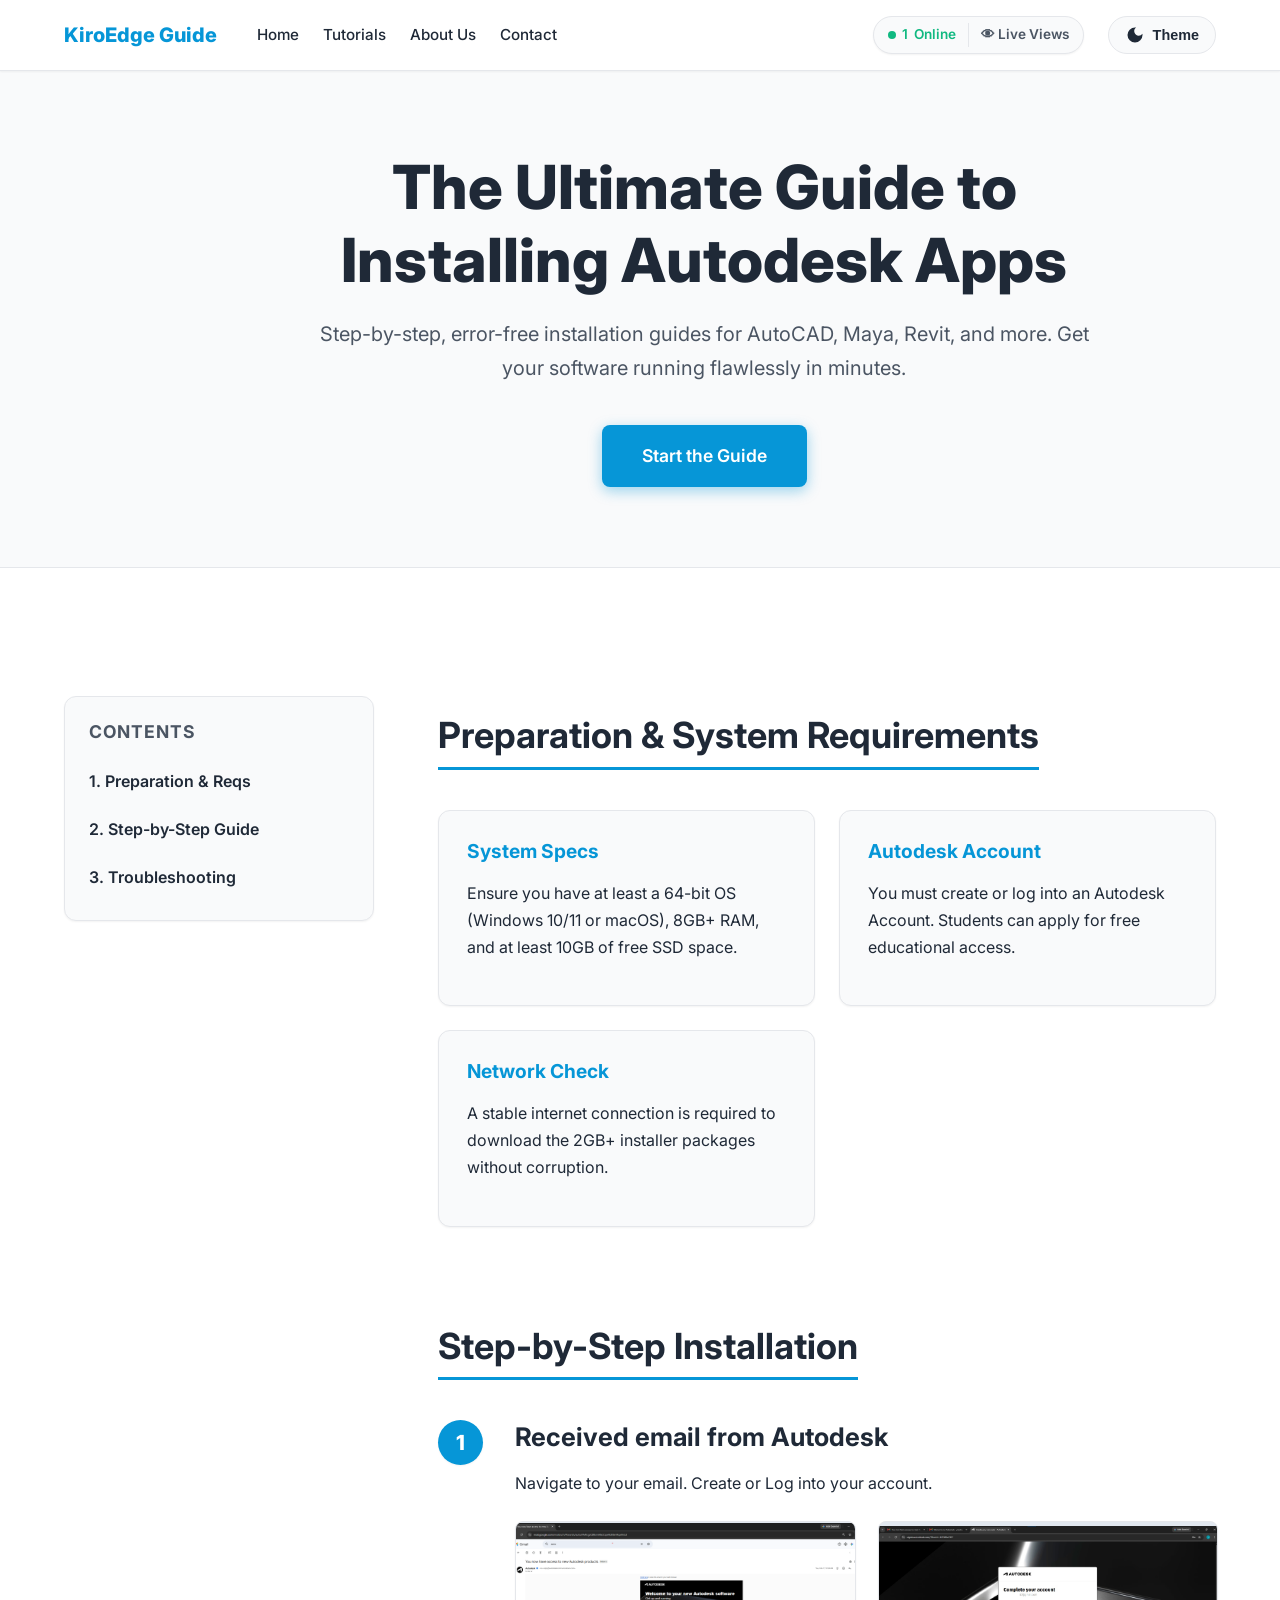
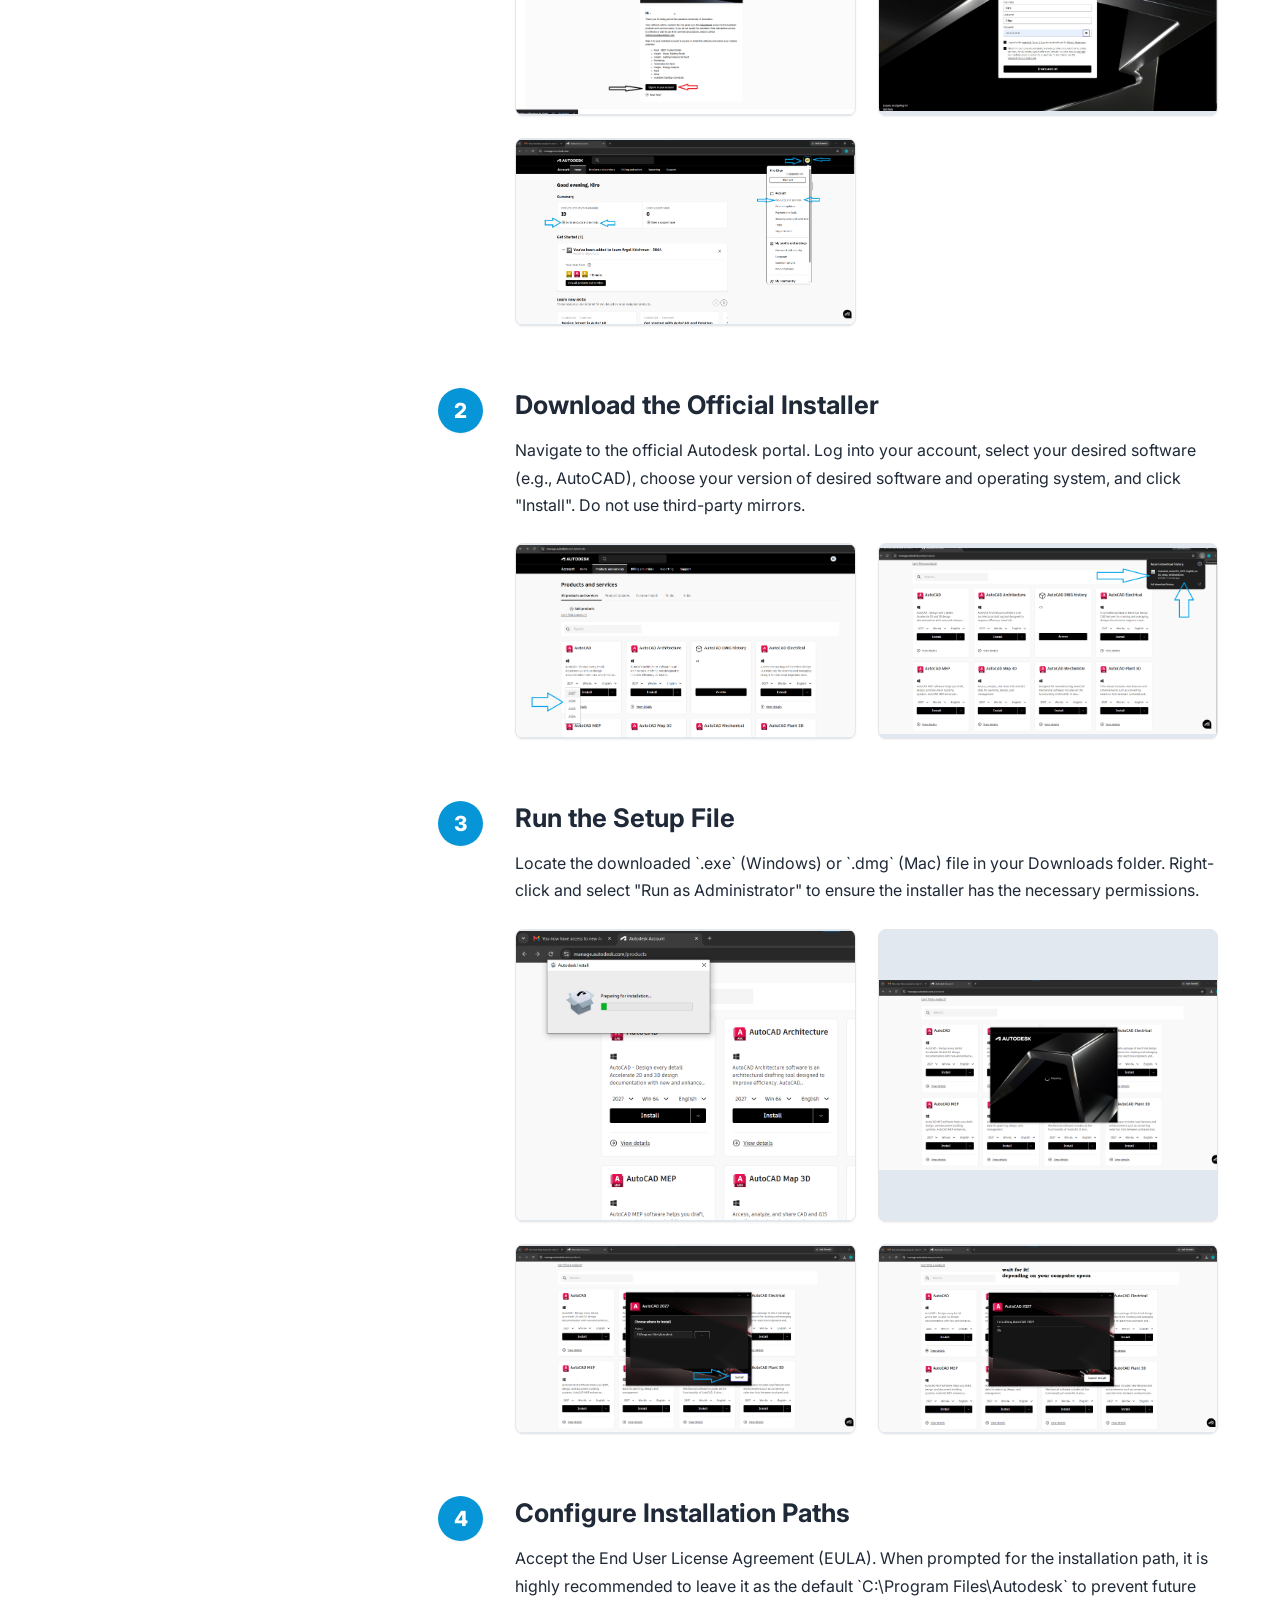
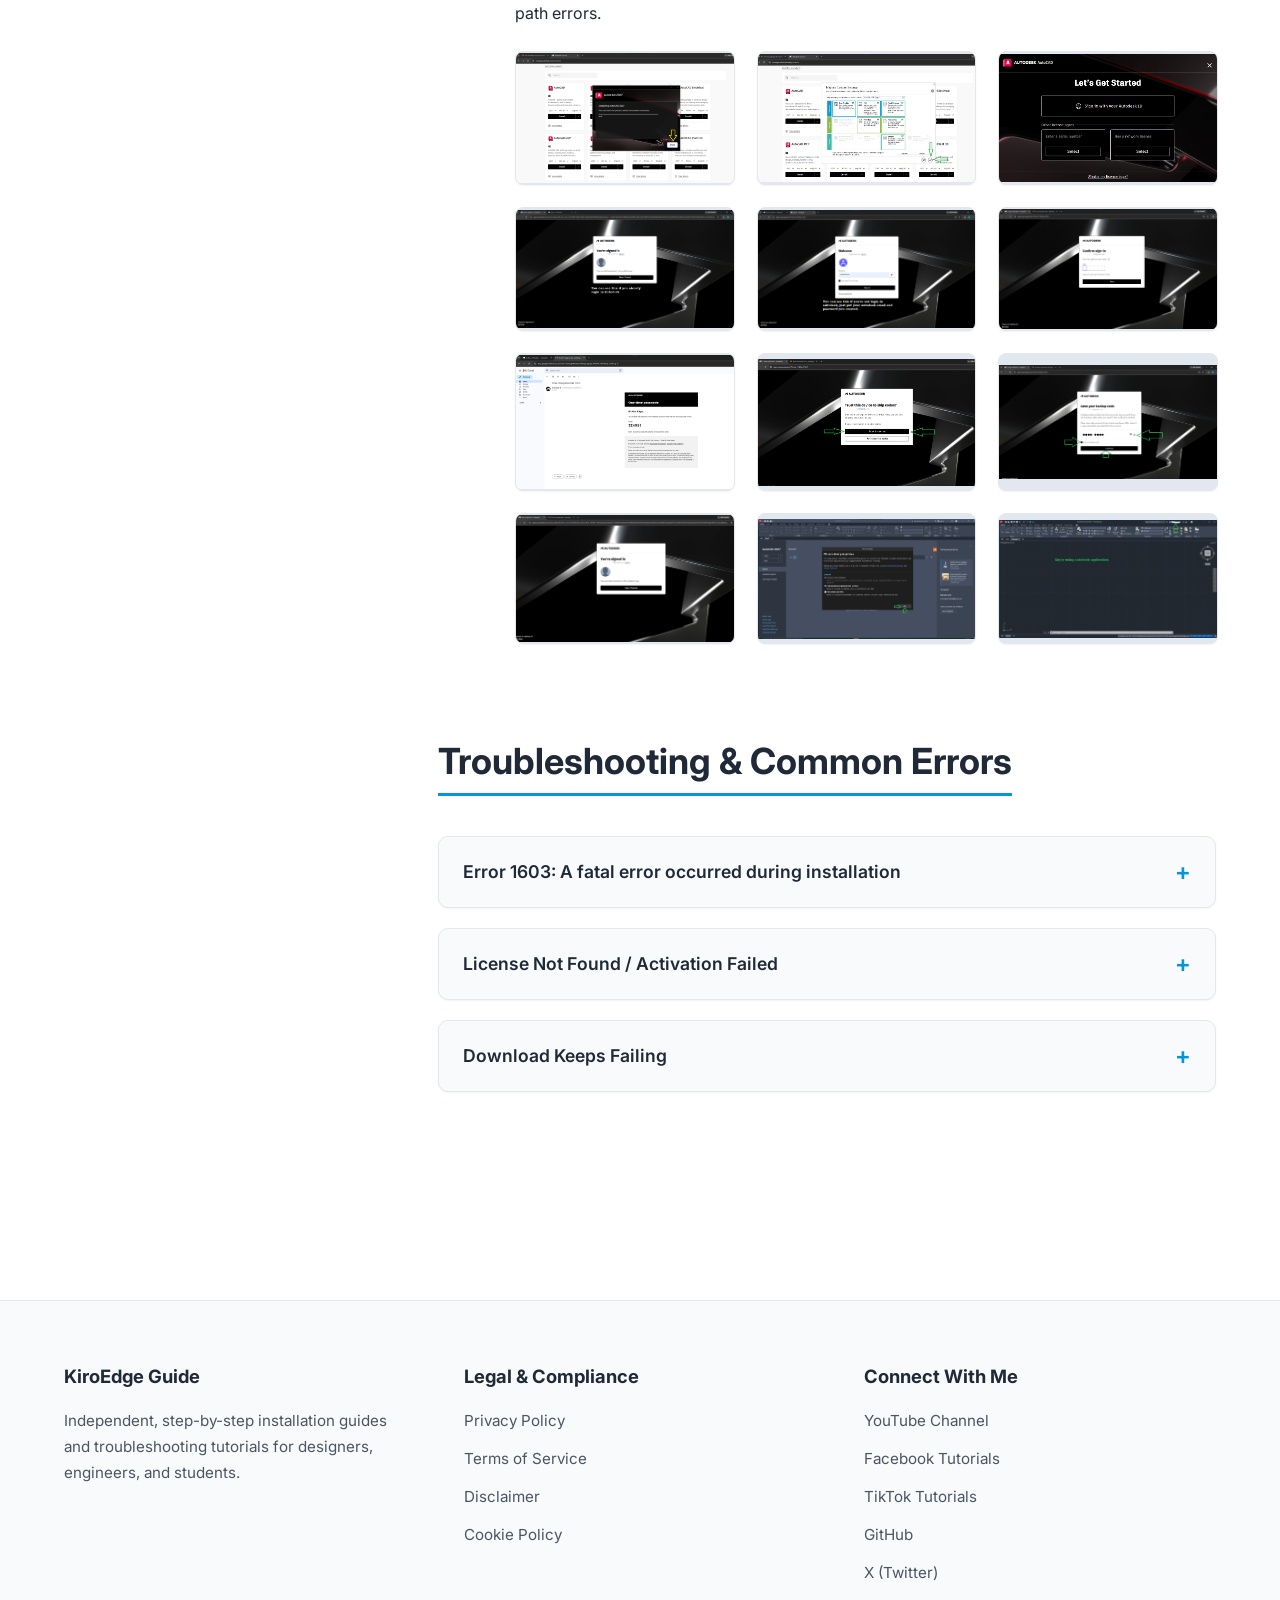
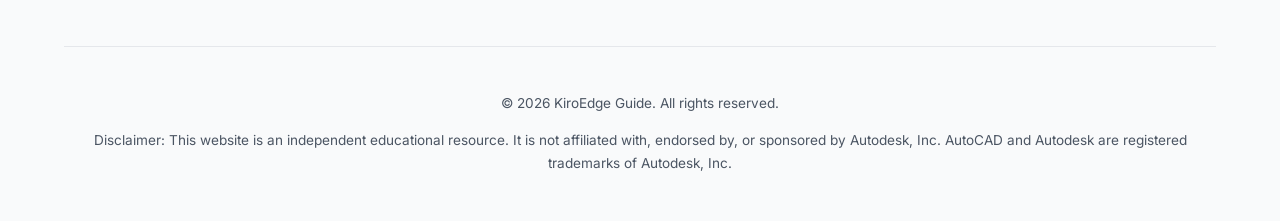
<file: index.html>
<!DOCTYPE html>
<html lang="en" data-theme="light">
<head>
    <meta charset="UTF-8">
    <meta name="viewport" content="width=device-width, initial-scale=1.0">
    <title>The Ultimate Guide to Installing Autodesk Apps | KiroEdge</title>
    <link href="https://fonts.googleapis.com/css2?family=Inter:wght@300;400;500;600;800&display=swap" rel="stylesheet">
    <link rel="stylesheet" href="styles.css">

    </head>
<body>

    <header>
        <div class="header-left">
            <div class="logo">KiroEdge Guide</div>
            
            <button class="mobile-menu-toggle" onclick="toggleMobileMenu()" aria-label="Open Menu">
                <svg viewBox="0 0 24 24" width="24" height="24" fill="currentColor"><path d="M3 18h18v-2H3v2zm0-5h18v-2H3v2zm0-7v2h18V6H3z"/></svg>
            </button>

            <nav class="main-nav" id="mainNav">
                <a href="/">Home</a>
                <a href="#tutorial">Tutorials</a>
                <a href="/about.html">About Us</a>
                <a href="/contact.html">Contact</a>
            </nav>
        </div>
        
        <div class="header-right">
            <div class="stats-badge" title="Live Website Traffic">
                <span class="live-indicator"><span class="pulse"></span> <span id="liveCount">1</span> Online</span>
                <span class="view-indicator">👁 <span id="viewCount">...</span> Views</span>
            </div>
            <button class="theme-toggle" onclick="toggleTheme()" aria-label="Toggle Dark Mode">
                <svg width="20" height="20" fill="currentColor" viewBox="0 0 24 24"><path d="M12 3a9 9 0 1 0 9 9c0-.46-.04-.92-.1-1.36a5.389 5.389 0 0 1-4.4 2.26 5.403 5.403 0 0 1-3.14-9.8c-.44-.06-.9-.1-1.36-.1z"/></svg>
                Theme
            </button>
        </div>
    </header>

    <section class="hero-full">
        <div class="hero-content">
            <h1>The Ultimate Guide to Installing Autodesk Apps</h1>
            <p>Step-by-step, error-free installation guides for AutoCAD, Maya, Revit, and more. Get your software running flawlessly in minutes.</p>
            <a href="#prep" class="btn-primary">Start the Guide</a>
        </div>
    </section>

    <div class="container">
        
        <aside class="toc">
            <h3>Contents</h3>
            <a href="#prep">1. Preparation & Reqs</a>
            <a href="#tutorial">2. Step-by-Step Guide</a>
            <a href="#troubleshooting">3. Troubleshooting</a>
        </aside>

        <main class="content">
            <section id="prep">
                <h2 class="section-title">Preparation & System Requirements</h2>
                <div class="prep-grid">
                    <div class="prep-card">
                        <h4>System Specs</h4>
                        <p>Ensure you have at least a 64-bit OS (Windows 10/11 or macOS), 8GB+ RAM, and at least 10GB of free SSD space.</p>
                    </div>
                    <div class="prep-card">
                        <h4>Autodesk Account</h4>
                        <p>You must create or log into an Autodesk Account. Students can apply for free educational access.</p>
                    </div>
                    <div class="prep-card">
                        <h4>Network Check</h4>
                        <p>A stable internet connection is required to download the 2GB+ installer packages without corruption.</p>
                    </div>
                </div>
            </section>

            <section id="tutorial">
                <h2 class="section-title">Step-by-Step Installation</h2>

                 <div class="step">
                    <div class="step-number">1</div>
                    <div class="step-content">
                        <h3>Received email from Autodesk</h3>
                        <p>Navigate to your email. Create or Log into your account.</p>
                        <div class="image-gallery">
                            <img src="/img/step1.png" alt="Email received from Autodesk" class="tutorial-img">
                            <img src="/img/step2.jpg" alt="Account creation screen" class="tutorial-img">
                            <img src="/img/step3.png" alt="Login portal" class="tutorial-img">
                        </div>
                    </div>
                </div>
                
                <div class="step">
                    <div class="step-number">2</div>
                    <div class="step-content">
                        <h3>Download the Official Installer</h3>
                        <p>Navigate to the official Autodesk portal. Log into your account, select your desired software (e.g., AutoCAD), choose your version of desired software and operating system, and click "Install". Do not use third-party mirrors.</p>
                        <div class="image-gallery">
                            <img src="/img/step4.png" alt="Software selection screen" class="tutorial-img">
                            <img src="/img/step5.png" alt="Clicking the install button" class="tutorial-img">
                        </div>
                    </div>
                </div>

                <div class="step">
                    <div class="step-number">3</div>
                    <div class="step-content">
                        <h3>Run the Setup File</h3>
                        <p>Locate the downloaded `.exe` (Windows) or `.dmg` (Mac) file in your Downloads folder. Right-click and select "Run as Administrator" to ensure the installer has the necessary permissions.</p>
                        <div class="image-gallery">
                            <img src="/img/step6.png" alt="Locating the download file" class="tutorial-img">
                            <img src="/img/step7.png" alt="Run as Administrator option" class="tutorial-img">
                            <img src="/img/step8.png" alt="Allowing system permissions" class="tutorial-img">
                            <img src="/img/step9.png" alt="Installer extracting files" class="tutorial-img">
                        </div>
                    </div>
                </div>

                <div class="step">
                    <div class="step-number">4</div>
                    <div class="step-content">
                        <h3>Configure Installation Paths</h3>
                        <p>Accept the End User License Agreement (EULA). When prompted for the installation path, it is highly recommended to leave it as the default `C:\Program Files\Autodesk` to prevent future path errors.</p>
                        <div class="image-gallery large-gallery">
                            <img src="/img/step10.png" alt="EULA screen" class="tutorial-img">
                            <img src="/img/step11.png" alt="Accepting terms" class="tutorial-img">
                            <img src="/img/step 12.jpg" alt="Path selection" class="tutorial-img">
                            <img src="/img/step13.png" alt="Default installation path" class="tutorial-img">
                            <img src="/img/step14.png" alt="Component selection" class="tutorial-img">
                            <img src="/img/step15.png" alt="Installation progress 1" class="tutorial-img">
                            <img src="/img/step16.png" alt="Installation progress 2" class="tutorial-img">
                            <img src="/img/step17.png" alt="Installation progress 3" class="tutorial-img">
                            <img src="/img/step18.png" alt="Completing setup" class="tutorial-img">
                            <img src="/img/step19.png" alt="Restart prompt" class="tutorial-img">
                            <img src="/img/step20.png" alt="Desktop icon created" class="tutorial-img">
                            <img src="/img/step21.png" alt="Launching application" class="tutorial-img">
                        </div>
                    </div>
                </div>
            </section>

            <section id="troubleshooting">
                <h2 class="section-title">Troubleshooting & Common Errors</h2>
                
                <details>
                    <summary>Error 1603: A fatal error occurred during installation</summary>
                    <div class="details-content">
                        <p>This is usually caused by conflicting background processes or lack of disk space. Fix it by: 
                        <br><br>1. Clearing your `%TEMP%` folder.
                        <br>2. Temporarily disabling your antivirus software.
                        <br>3. Ensuring you have administrator privileges.</p>
                    </div>
                </details>

                <details>
                    <summary>License Not Found / Activation Failed</summary>
                    <div class="details-content">
                        <p>Ensure you are signed in to the Autodesk Desktop App with the exact email tied to your subscription or student license. If the issue persists, run the Autodesk Licensing Support Tool.</p>
                    </div>
                </details>

                <details>
                    <summary>Download Keeps Failing</summary>
                    <div class="details-content">
                        <p>Instead of the standard "Install Now" option, go back to the Autodesk portal and select "Download Now" or "Browser Download" to get the full offline installer file.</p>
                    </div>
                </details>
            </section>

        </main>
    </div>

    <footer class="site-footer">
        <div class="footer-content">
            <div class="footer-section">
                <h4>KiroEdge Guide</h4>
                <p>Independent, step-by-step installation guides and troubleshooting tutorials for designers, engineers, and students.</p>
            </div>

            <div class="footer-section">
                <h4>Legal & Compliance</h4>
                <a href="/privacy-policy.html">Privacy Policy</a>
                <a href="/terms-of-service.html">Terms of Service</a>
                <a href="/disclaimer.html">Disclaimer</a>
                <a href="/cookie-policy.html">Cookie Policy</a>
            </div>

            <div class="footer-section">
                <h4>Connect With Me</h4>
                <a href="https://youtube.com/@jirachigaming?si=Ky1QqIXQyq_hv-Rh" target="_blank" rel="noopener noreferrer">YouTube Channel</a>
                <a href="https://www.facebook.com/share/1BSEcHb1Lq/" target="_blank" rel="noopener noreferrer">Facebook Tutorials</a>
                <a href="https://tiktok.com/@yourhandle" target="_blank" rel="noopener noreferrer">TikTok Tutorials</a>
                <a href="https://github.com/jmv718" target="_blank" rel="noopener noreferrer">GitHub</a>
                <a href="https://twitter.com/yourhandle" target="_blank" rel="noopener noreferrer">X (Twitter)</a>
            </div>
        </div>

        <div class="footer-bottom">
            <p>&copy; 2026 KiroEdge Guide. All rights reserved.</p>
            <p>Disclaimer: This website is an independent educational resource. It is not affiliated with, endorsed by, or sponsored by Autodesk, Inc. AutoCAD and Autodesk are registered trademarks of Autodesk, Inc.</p>
        </div>
    </footer>

    <div id="imageModal" class="modal" onclick="closeModal(event)">
        <span class="close-modal" onclick="closeModal(event)">&times;</span>
        <img class="modal-content" id="modalImg">
    </div>

    <script src="script.js"></script>
</body>
</html>
</file>
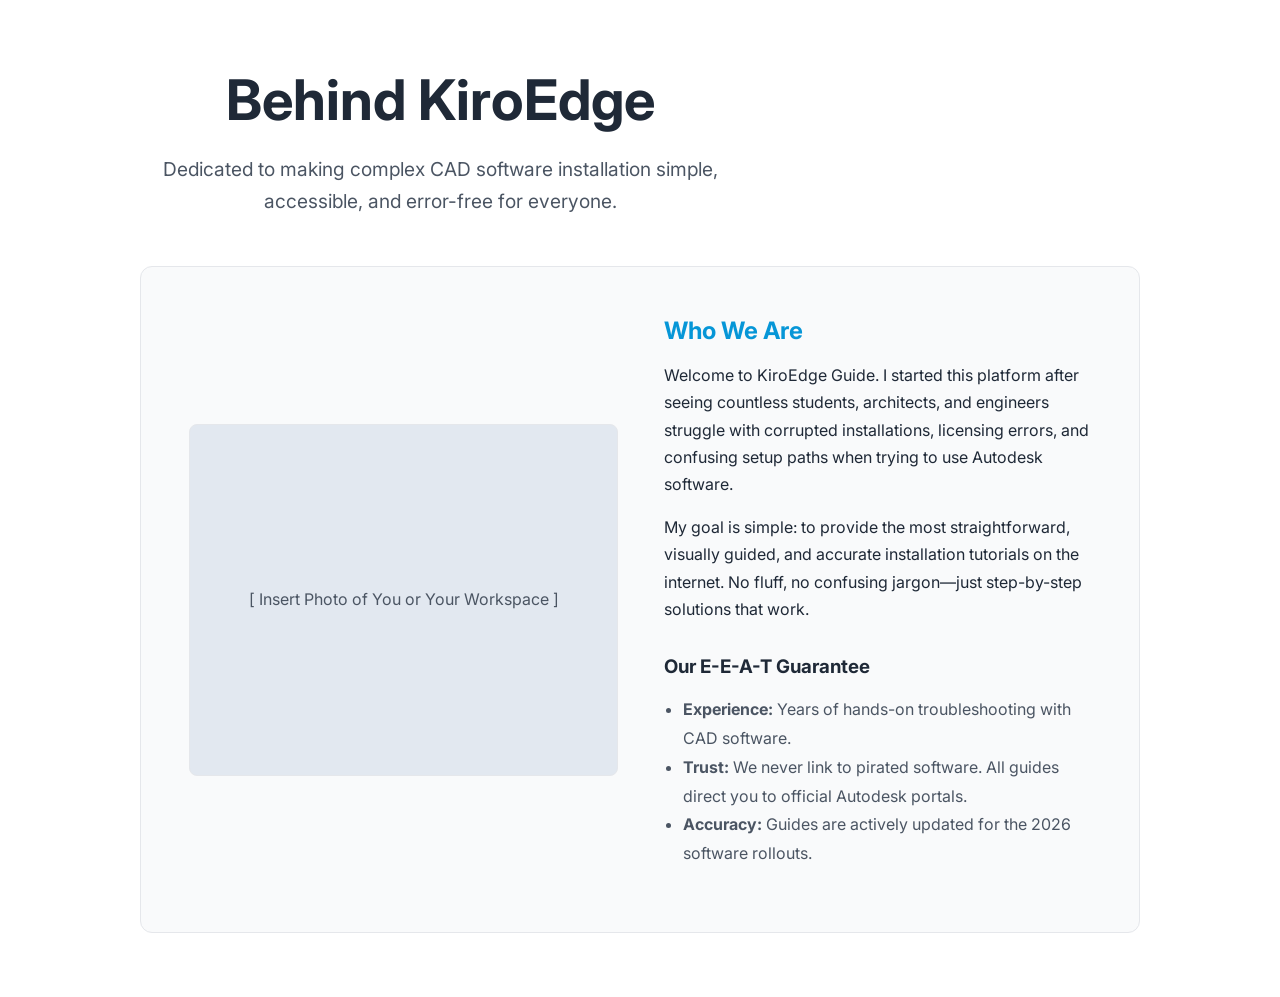
<file: about.html>
<!DOCTYPE html>
<html lang="en" data-theme="light">
<head>
    <meta charset="UTF-8">
    <meta name="viewport" content="width=device-width, initial-scale=1.0">
    <title>About Us | KiroEdge Guide</title>
    <link href="https://fonts.googleapis.com/css2?family=Inter:wght@300;400;500;600;800&display=swap" rel="stylesheet">
    <link rel="stylesheet" href="styles.css">
</head>
<body>

    <div class="container" style="max-width: 1000px; padding: 4rem 5%; display: flex; flex-direction: column; gap: 3rem;">
        
        <div style="text-align: center;">
            <h1 style="font-size: clamp(2.5rem, 5vw, 3.5rem); margin-bottom: 1rem;">Behind KiroEdge</h1>
            <p style="font-size: 1.2rem; color: var(--text-muted); max-width: 600px; margin: 0 auto;">Dedicated to making complex CAD software installation simple, accessible, and error-free for everyone.</p>
        </div>

        <div style="display: grid; grid-template-columns: repeat(auto-fit, minmax(300px, 1fr)); gap: 3rem; align-items: center; background: var(--card-bg); padding: 3rem; border-radius: 12px; border: 1px solid var(--border);">
            
            <div>
                <div style="width: 100%; height: 350px; background: var(--placeholder-bg); border-radius: 8px; border: 1px solid var(--border); display: flex; align-items: center; justify-content: center; color: var(--text-muted);">
                    [ Insert Photo of You or Your Workspace ]
                </div>
            </div>

            <div>
                <h2 style="color: var(--accent); margin-bottom: 1rem;">Who We Are</h2>
                <p>Welcome to KiroEdge Guide. I started this platform after seeing countless students, architects, and engineers struggle with corrupted installations, licensing errors, and confusing setup paths when trying to use Autodesk software.</p>
                <p>My goal is simple: to provide the most straightforward, visually guided, and accurate installation tutorials on the internet. No fluff, no confusing jargon—just step-by-step solutions that work.</p>
                
                <h3 style="margin-top: 2rem; margin-bottom: 0.5rem;">Our E-E-A-T Guarantee</h3>
                <ul style="color: var(--text-muted); padding-left: 1.2rem; line-height: 1.8;">
                    <li><strong>Experience:</strong> Years of hands-on troubleshooting with CAD software.</li>
                    <li><strong>Trust:</strong> We never link to pirated software. All guides direct you to official Autodesk portals.</li>
                    <li><strong>Accuracy:</strong> Guides are actively updated for the 2026 software rollouts.</li>
                </ul>
            </div>

        </div>

    </div>

    <script src="script.js"></script>
</body>
</html>
</file>
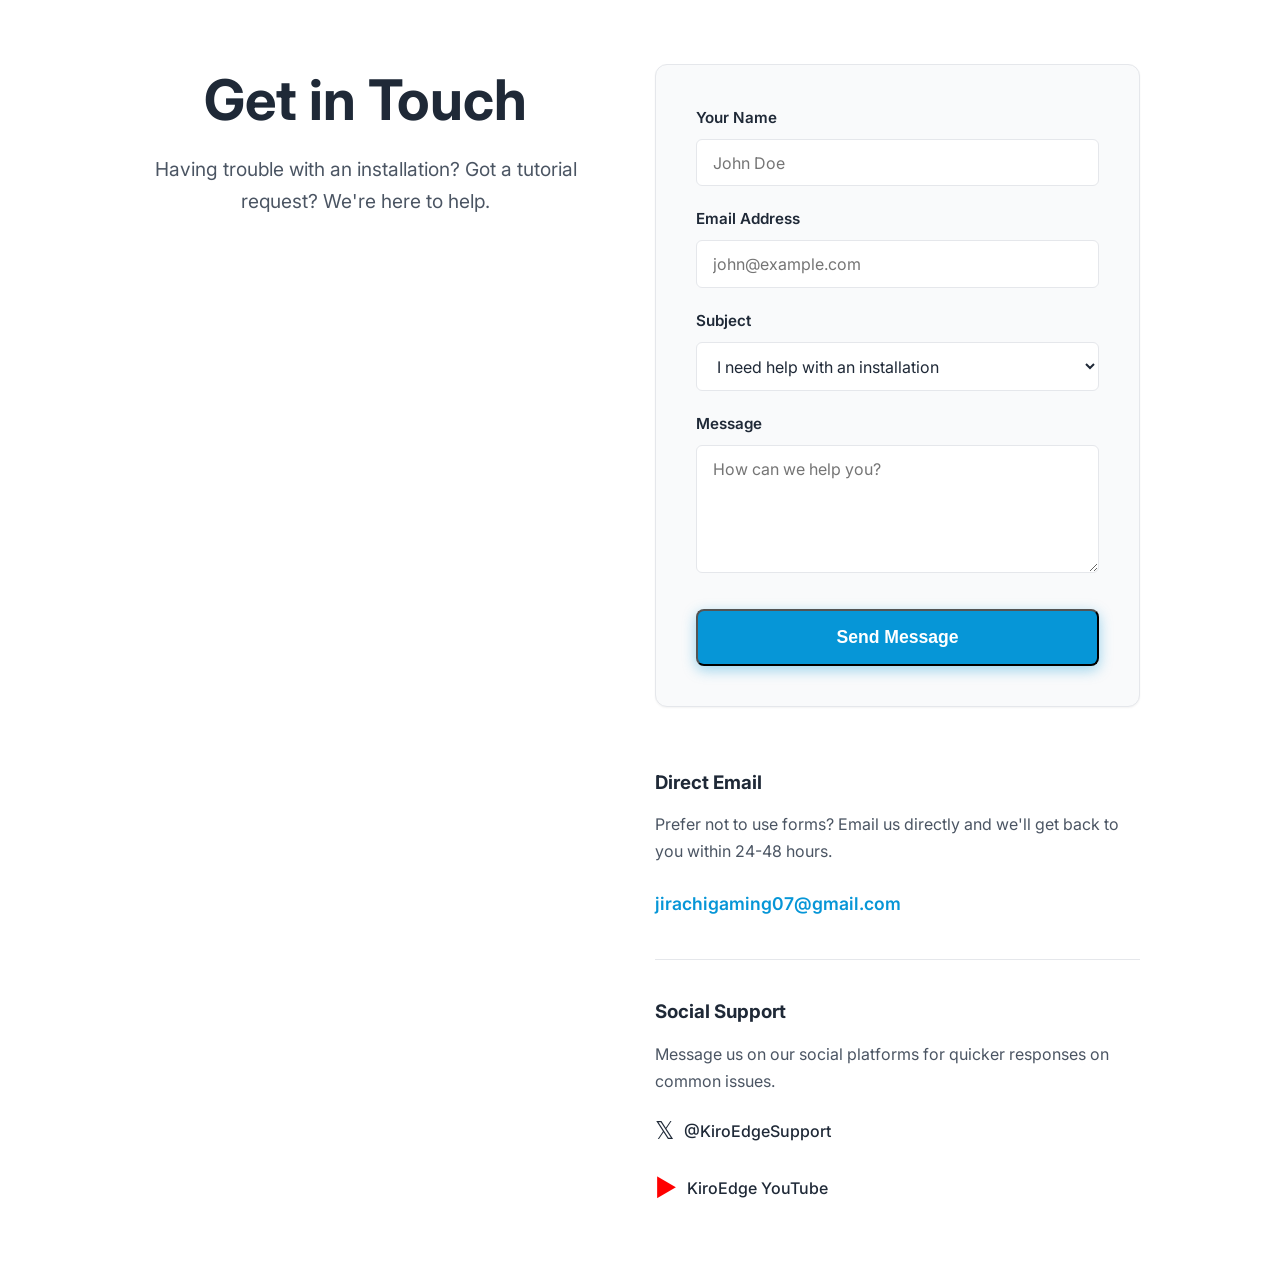
<file: contact.html>
<!DOCTYPE html>
<html lang="en" data-theme="light">
<head>
    <meta charset="UTF-8">
    <meta name="viewport" content="width=device-width, initial-scale=1.0">
    <title>Contact Us | KiroEdge Guide</title>
    <link href="https://fonts.googleapis.com/css2?family=Inter:wght@300;400;500;600;800&display=swap" rel="stylesheet">
    <link rel="stylesheet" href="styles.css">
</head>
<body>

    <div class="container" style="max-width: 1000px; padding: 4rem 5%;">
        
        <div style="text-align: center; margin-bottom: 4rem;">
            <h1 style="font-size: clamp(2.5rem, 5vw, 3.5rem); margin-bottom: 1rem;">Get in Touch</h1>
            <p style="font-size: 1.2rem; color: var(--text-muted); max-width: 600px; margin: 0 auto;">Having trouble with an installation? Got a tutorial request? We're here to help.</p>
        </div>

        <div style="display: grid; grid-template-columns: repeat(auto-fit, minmax(300px, 1fr)); gap: 4rem;">
            
            <div style="background: var(--card-bg); padding: 2.5rem; border-radius: 12px; border: 1px solid var(--border); box-shadow: var(--shadow-sm);">
                <form class="contact-form" action="#" method="POST">
                    <div class="form-group">
                        <label for="name">Your Name</label>
                        <input type="text" id="name" class="form-control" placeholder="John Doe" required>
                    </div>
                    
                    <div class="form-group">
                        <label for="email">Email Address</label>
                        <input type="email" id="email" class="form-control" placeholder="john@example.com" required>
                    </div>

                    <div class="form-group">
                        <label for="subject">Subject</label>
                        <select id="subject" class="form-control">
                            <option>I need help with an installation</option>
                            <option>I found a broken link/error</option>
                            <option>Business/Partnership inquiry</option>
                            <option>Other</option>
                        </select>
                    </div>
                    
                    <div class="form-group">
                        <label for="message">Message</label>
                        <textarea id="message" class="form-control" rows="5" placeholder="How can we help you?" required></textarea>
                    </div>
                    
                    <button type="submit" class="btn-primary" style="margin-top: 1rem; width: 100%;">Send Message</button>
                </form>
            </div>

            <div style="display: flex; flex-direction: column; gap: 2rem;">
                <div>
                    <h3 style="margin-bottom: 0.5rem;">Direct Email</h3>
                    <p style="color: var(--text-muted);">Prefer not to use forms? Email us directly and we'll get back to you within 24-48 hours.</p>
                    <a href="mailto:support@kiroedge.xyz" style="font-weight: 600; font-size: 1.1rem; display: inline-block; margin-top: 0.5rem;">jirachigaming07@gmail.com</a>
                </div>

                <hr style="border: none; border-top: 1px solid var(--border); width: 100%;">

                <div>
                    <h3 style="margin-bottom: 0.5rem;">Social Support</h3>
                    <p style="color: var(--text-muted); margin-bottom: 1rem;">Message us on our social platforms for quicker responses on common issues.</p>
                    <div style="display: flex; gap: 1rem; flex-direction: column;">
                        <a href="https://twitter.com/yourhandle" style="display: flex; align-items: center; gap: 10px; color: var(--text-main); font-weight: 500;">
                            <span style="font-size: 1.5rem;">𝕏</span> @KiroEdgeSupport
                        </a>
                        <a href="https://youtube.com/@jirachigaming?si=Ky1QqIXQyq_hv-Rh" style="display: flex; align-items: center; gap: 10px; color: var(--text-main); font-weight: 500;">
                            <span style="font-size: 1.5rem; color: #FF0000;">▶</span> KiroEdge YouTube
                        </a>
                    </div>
                </div>
            </div>

        </div>

    </div>

    <script src="script.js"></script>
</body>
</html>
</file>
<file: styles.css>
/* --- CSS Variables & Theming --- */
:root {
    --bg-color: #ffffff;
    --text-main: #1f2937; 
    --text-muted: #4b5563;
    --accent: #0696d7; 
    --accent-hover: #047aa5;
    --card-bg: #f9fafb;
    --border: #e5e7eb;
    --placeholder-bg: #e2e8f0;
    --shadow-sm: 0 1px 2px 0 rgba(0, 0, 0, 0.05);
    --shadow-md: 0 4px 6px -1px rgba(0, 0, 0, 0.1), 0 2px 4px -1px rgba(0, 0, 0, 0.06);
    --shadow-btn: 0 4px 14px 0 rgba(6, 150, 215, 0.39);
}

[data-theme="dark"] {
    --bg-color: #111827;
    --text-main: #f3f4f6;
    --text-muted: #9ca3af;
    --card-bg: #1f2937;
    --border: #374151;
    --placeholder-bg: #374151;
    --shadow-btn: 0 4px 14px 0 rgba(6, 150, 215, 0.2);
}

/* --- Global Styles --- */
html { scroll-behavior: smooth; }
body {
    font-family: 'Inter', system-ui, sans-serif;
    background-color: var(--bg-color);
    color: var(--text-main);
    margin: 0;
    line-height: 1.7;
    transition: background-color 0.3s, color 0.3s;
}
h1, h2, h3, h4 { margin-top: 0; line-height: 1.3; }
a { color: var(--accent); text-decoration: none; transition: color 0.2s; }
a:hover { text-decoration: underline; color: var(--accent-hover); }

/* --- Top Navigation --- */
header {
    display: flex;
    justify-content: space-between;
    align-items: center;
    padding: 1rem 5%;
    border-bottom: 1px solid var(--border);
    position: sticky;
    top: 0;
    background: var(--bg-color);
    z-index: 1000;
    box-shadow: var(--shadow-sm);
}
.header-left {
    display: flex;
    align-items: center;
    gap: 2.5rem;
}
.logo { font-weight: 800; font-size: 1.25rem; color: var(--accent); white-space: nowrap; }
.main-nav {
    display: flex;
    gap: 1.5rem;
    flex-wrap: wrap; 
}
.main-nav a {
    color: var(--text-main);
    font-weight: 500;
    font-size: 0.95rem;
}
.main-nav a:hover { color: var(--accent); text-decoration: none; }

/* UX UPGRADE: Modern Toggle Button */
.theme-toggle {
    display: flex;
    align-items: center;
    gap: 0.5rem;
    background: var(--card-bg);
    border: 1px solid var(--border);
    color: var(--text-main);
    padding: 0.5rem 1rem;
    border-radius: 50px; /* Pill shape */
    cursor: pointer;
    font-weight: 600;
    font-size: 0.9rem;
    white-space: nowrap;
    transition: all 0.2s ease;
}
.theme-toggle:hover {
    background: var(--border);
    transform: translateY(-1px);
}
.theme-toggle:active {
    transform: translateY(0);
}

/* --- Layout: Sidebar & Main Content --- */
.container {
    display: flex;
    max-width: 1200px;
    margin: 0 auto;
    padding: 2.5rem 5%;
    gap: 4rem;
}

/* Sticky Table of Contents */
.toc {
    flex: 0 0 250px;
    position: sticky;
    top: 90px; 
    height: max-content;
    display: flex;
    flex-direction: column;
    gap: 1rem;
    background: var(--card-bg);
    padding: 1.5rem;
    border-radius: 12px;
    border: 1px solid var(--border);
    box-shadow: var(--shadow-sm);
}
.toc h3 { font-size: 1.1rem; text-transform: uppercase; color: var(--text-muted); letter-spacing: 1px; margin-bottom: 0.5rem; }
.toc a { color: var(--text-main); font-weight: 600; padding: 0.25rem 0; }
.toc a:hover { color: var(--accent); text-decoration: none; padding-left: 5px; transition: padding 0.2s; }

.content { flex: 1; min-width: 0; }

/* --- NEW: Full-Width Centered Hero Section --- */
.hero-full {
    width: 100%;
    background: var(--card-bg);
    border-bottom: 1px solid var(--border);
    padding: 5rem 5%;
    text-align: center;
    display: flex;
    flex-direction: column;
    align-items: center;
    justify-content: center;
}
.hero-content {
    max-width: 800px; /* Constrains the text so it looks perfect */
}
.hero-full h1 { 
    font-size: clamp(2.2rem, 5vw, 3.8rem); 
    font-weight: 800; 
    margin-bottom: 1.2rem; 
    line-height: 1.2;
}
.hero-full p { 
    font-size: clamp(1.1rem, 2vw, 1.25rem); 
    color: var(--text-muted); 
    margin-bottom: 2.5rem; 
}

/* --- Layout: Main Container & Left Sidebar --- */
.container {
    display: flex;
    max-width: 1200px;
    margin: 0 auto;
    padding: 3rem 5%;
    gap: 4rem;
    align-items: flex-start; /* Ensures sidebar stays pinned to the top */
}

/* Sticky Left Table of Contents */
.toc {
    flex: 0 0 260px; /* Fixed width on the left */
    position: sticky;
    top: 90px; 
    display: flex;
    flex-direction: column;
    gap: 0.8rem;
    background: var(--card-bg);
    padding: 1.5rem;
    border-radius: 12px;
    border: 1px solid var(--border);
    box-shadow: var(--shadow-sm);
}

.content { 
    flex: 1; /* Takes up the remaining space on the right */
    min-width: 0; 
}
/* UX UPGRADE: Primary Action Button */
.btn-primary {
    background: var(--accent);
    color: white;
    padding: 1rem 2.5rem;
    border-radius: 8px;
    font-size: 1.1rem;
    font-weight: 600;
    display: inline-block;
    transition: all 0.3s ease;
    box-shadow: var(--shadow-btn);
}
.btn-primary:hover { 
    background: var(--accent-hover); 
    color: white; 
    text-decoration: none; 
    transform: translateY(-3px); /* Lifts up off the page */
    box-shadow: 0 6px 20px rgba(6, 150, 215, 0.45);
}
.btn-primary:active {
    transform: translateY(-1px);
}

/* --- Sections General --- */
section { margin-bottom: 5rem; padding-top: 1rem; }
.section-title { font-size: clamp(1.75rem, 4vw, 2.25rem); border-bottom: 3px solid var(--accent); display: inline-block; padding-bottom: 0.5rem; margin-bottom: 2.5rem; }

/* --- Preparation Grid --- */
.prep-grid { display: grid; grid-template-columns: repeat(auto-fit, minmax(260px, 1fr)); gap: 1.5rem; }
.prep-card {
    background: var(--card-bg);
    border: 1px solid var(--border);
    padding: 1.75rem;
    border-radius: 12px;
    box-shadow: var(--shadow-sm);
    transition: transform 0.2s;
}
.prep-card:hover { transform: translateY(-3px); box-shadow: var(--shadow-md); }
.prep-card h4 { color: var(--accent); font-size: 1.2rem; margin-bottom: 0.75rem; }

/* --- Step-by-Step Timeline --- */
.step { display: flex; gap: 2rem; margin-bottom: 4rem; }
.step-number {
    flex: 0 0 45px;
    height: 45px;
    background: var(--accent);
    color: white;
    border-radius: 50%;
    display: flex;
    align-items: center;
    justify-content: center;
    font-weight: 800;
    font-size: 1.3rem;
    box-shadow: var(--shadow-sm);
}
.step-content { flex: 1; }
.step-content h3 { font-size: 1.6rem; margin-bottom: 0.75rem; }

/* UX UPGRADE: Image Gallery Grid for Multiple Screenshots */
.image-gallery {
    display: grid;
    grid-template-columns: repeat(auto-fit, minmax(250px, 1fr));
    gap: 1.5rem;
    margin-top: 1.5rem;
}
/* If there are tons of images (like Step 4), make the grid tighter */
.large-gallery {
    grid-template-columns: repeat(auto-fit, minmax(180px, 1fr));
}

.tutorial-img {
    width: 100%;                  
    height: 100%;
    max-height: 350px;            
    object-fit: contain;          
    background-color: var(--placeholder-bg); 
    border: 1px solid var(--border);
    border-radius: 8px;           
    box-shadow: var(--shadow-sm); 
    cursor: zoom-in;
    transition: transform 0.2s ease, box-shadow 0.2s ease;
}
.tutorial-img:hover {
    transform: scale(1.03); 
    border-color: var(--accent);
    box-shadow: var(--shadow-md);
}

/* --- Troubleshooting Accordion --- */
details {
    background: var(--card-bg);
    border: 1px solid var(--border);
    border-radius: 10px;
    margin-bottom: 1.25rem;
    overflow: hidden;
    box-shadow: var(--shadow-sm);
    transition: all 0.3s ease;
}
details:hover { border-color: var(--accent); }
summary {
    padding: 1.25rem 1.5rem;
    font-weight: 600;
    font-size: 1.1rem;
    cursor: pointer;
    list-style: none;
    display: flex;
    justify-content: space-between;
    align-items: center;
}
summary::-webkit-details-marker { display: none; }
summary::after { content: '+'; font-size: 1.5rem; color: var(--accent); line-height: 1; transition: transform 0.3s; }
details[open] summary::after { transform: rotate(45deg); }
.details-content { padding: 0 1.5rem 1.5rem; margin-top: 0.5rem; color: var(--text-muted); }

/* --- Professional Footer --- */
.site-footer {
    background: var(--card-bg);
    border-top: 1px solid var(--border);
    padding: 4rem 5% 2rem;
    margin-top: 5rem;
}
.footer-content {
    display: grid;
    grid-template-columns: repeat(auto-fit, minmax(220px, 1fr));
    gap: 3rem;
    max-width: 1200px;
    margin: 0 auto 3rem;
}
.footer-section h4 { color: var(--text-main); font-size: 1.15rem; margin-bottom: 1.25rem; }
.footer-section p { color: var(--text-muted); font-size: 0.95rem; }
.footer-section a { display: block; color: var(--text-muted); margin-bottom: 0.75rem; font-size: 0.95rem; }
.footer-section a:hover { color: var(--accent); }
.footer-bottom { text-align: center; padding-top: 2rem; border-top: 1px solid var(--border); color: var(--text-muted); font-size: 0.85rem; }

/* =========================================
   IMAGE PREVIEW MODAL (LIGHTBOX)
   ========================================= */
.modal {
    display: none; 
    position: fixed;
    z-index: 9999; 
    left: 0; top: 0; width: 100%; height: 100%;
    background-color: rgba(0, 0, 0, 0.9); 
    backdrop-filter: blur(5px); 
    align-items: center;
    justify-content: center;
}
.modal-content {
    max-width: 90%;
    max-height: 90vh;
    border-radius: 8px;
    box-shadow: 0 15px 30px rgba(0,0,0,0.6);
    object-fit: contain;
    animation: zoomIn 0.3s cubic-bezier(0.175, 0.885, 0.32, 1.275); 
}
.close-modal {
    position: absolute;
    top: 25px;
    right: 40px;
    color: #f1f1f1;
    font-size: 45px;
    font-weight: bold;
    cursor: pointer;
    transition: color 0.2s, transform 0.2s;
}
.close-modal:hover { color: var(--accent); transform: scale(1.1); }
@keyframes zoomIn {
    from { transform: scale(0.9); opacity: 0; }
    to { transform: scale(1); opacity: 1; }
}

/* =========================================
   RESPONSIVE MEDIA QUERIES
   ========================================= */

@media (max-width: 1024px) {
    .container { gap: 2.5rem; }
    .toc { flex: 0 0 220px; }
}

@media (max-width: 850px) {
    /* Stack Header elements */
    header { flex-direction: column; gap: 1.25rem; padding: 1.25rem 5%; }
    .header-left { flex-direction: column; gap: 1.25rem; width: 100%; text-align: center; }
    .main-nav { justify-content: center; gap: 1.25rem; }

    /* Layout adjustments */
    .container { flex-direction: column; padding: 2rem 5%; }
    
    /* Make TOC sit at the top of content */
    .toc { position: static; width: 100%; box-sizing: border-box; margin-bottom: 1rem; }
    
    .hero { padding: 2rem 0 3rem; }
    
    /* Timeline adjustments */
    .step { flex-direction: column; gap: 1.25rem; margin-bottom: 3.5rem; }
    .step-number { margin-bottom: -0.5rem; width: 45px; }

    /* Grid layout adjustments for mobile */
    .image-gallery, .large-gallery {
        grid-template-columns: repeat(auto-fit, minmax(140px, 1fr));
        gap: 1rem;
    }
}

/* =========================================
   PUBLIC ANALYTICS BADGE (LIVE VIEWERS)
   ========================================= */
.header-right {
    display: flex;
    align-items: center;
    gap: 1.5rem;
}

.stats-badge {
    display: flex;
    align-items: center;
    gap: 12px;
    background: var(--card-bg);
    border: 1px solid var(--border);
    padding: 6px 14px;
    border-radius: 50px;
    font-size: 0.85rem;
    box-shadow: var(--shadow-sm);
    white-space: nowrap;
}

.live-indicator {
    display: flex;
    align-items: center;
    gap: 6px;
    color: #10b981; /* Emerald Green */
    font-weight: 600;
}

/* The Pulsing Green Dot */
.pulse {
    width: 8px;
    height: 8px;
    background-color: #10b981;
    border-radius: 50%;
    animation: pulse-animation 2s infinite;
}

@keyframes pulse-animation {
    0% { box-shadow: 0 0 0 0 rgba(16, 185, 129, 0.7); }
    70% { box-shadow: 0 0 0 6px rgba(16, 185, 129, 0); }
    100% { box-shadow: 0 0 0 0 rgba(16, 185, 129, 0); }
}

.view-indicator {
    color: var(--text-muted);
    font-weight: 600;
    border-left: 1px solid var(--border);
    padding-left: 12px;
}

@media (max-width: 850px) {
    .header-right { flex-direction: column-reverse; gap: 1rem; width: 100%; align-items: center; }
}

/* =========================================
   MOBILE HAMBURGER MENU UX
   ========================================= */
.mobile-menu-toggle {
    display: none;
    background: none;
    border: none;
    color: var(--text-main);
    cursor: pointer;
    padding: 5px;
}

@media (max-width: 850px) {
    .header-left { 
        width: 100%; 
        display: flex; 
        justify-content: space-between; 
        align-items: center; 
    }
    .mobile-menu-toggle { display: block; }
    
    /* Hide nav by default on mobile */
    .main-nav {
        display: none;
        width: 100%;
        flex-direction: column;
        background: var(--card-bg);
        position: absolute;
        top: 100%;
        left: 0;
        padding: 1.5rem 5%;
        border-bottom: 1px solid var(--border);
        box-shadow: var(--shadow-md);
    }
    
    /* Class added by JavaScript to show the menu */
    .main-nav.active { display: flex; }
}
/* --- Contact Form Styling --- */
.contact-form { display: flex; flex-direction: column; gap: 1.25rem; }
.form-group { display: flex; flex-direction: column; gap: 0.5rem; }
.form-group label { font-weight: 600; font-size: 0.95rem; }
.form-control {
    padding: 0.8rem 1rem;
    border: 1px solid var(--border);
    border-radius: 6px;
    background: var(--bg-color);
    color: var(--text-main);
    font-family: inherit;
    font-size: 1rem;
    transition: border-color 0.2s, box-shadow 0.2s;
}
.form-control:focus { outline: none; border-color: var(--accent); box-shadow: 0 0 0 3px rgba(6, 150, 215, 0.2); }
</file>
